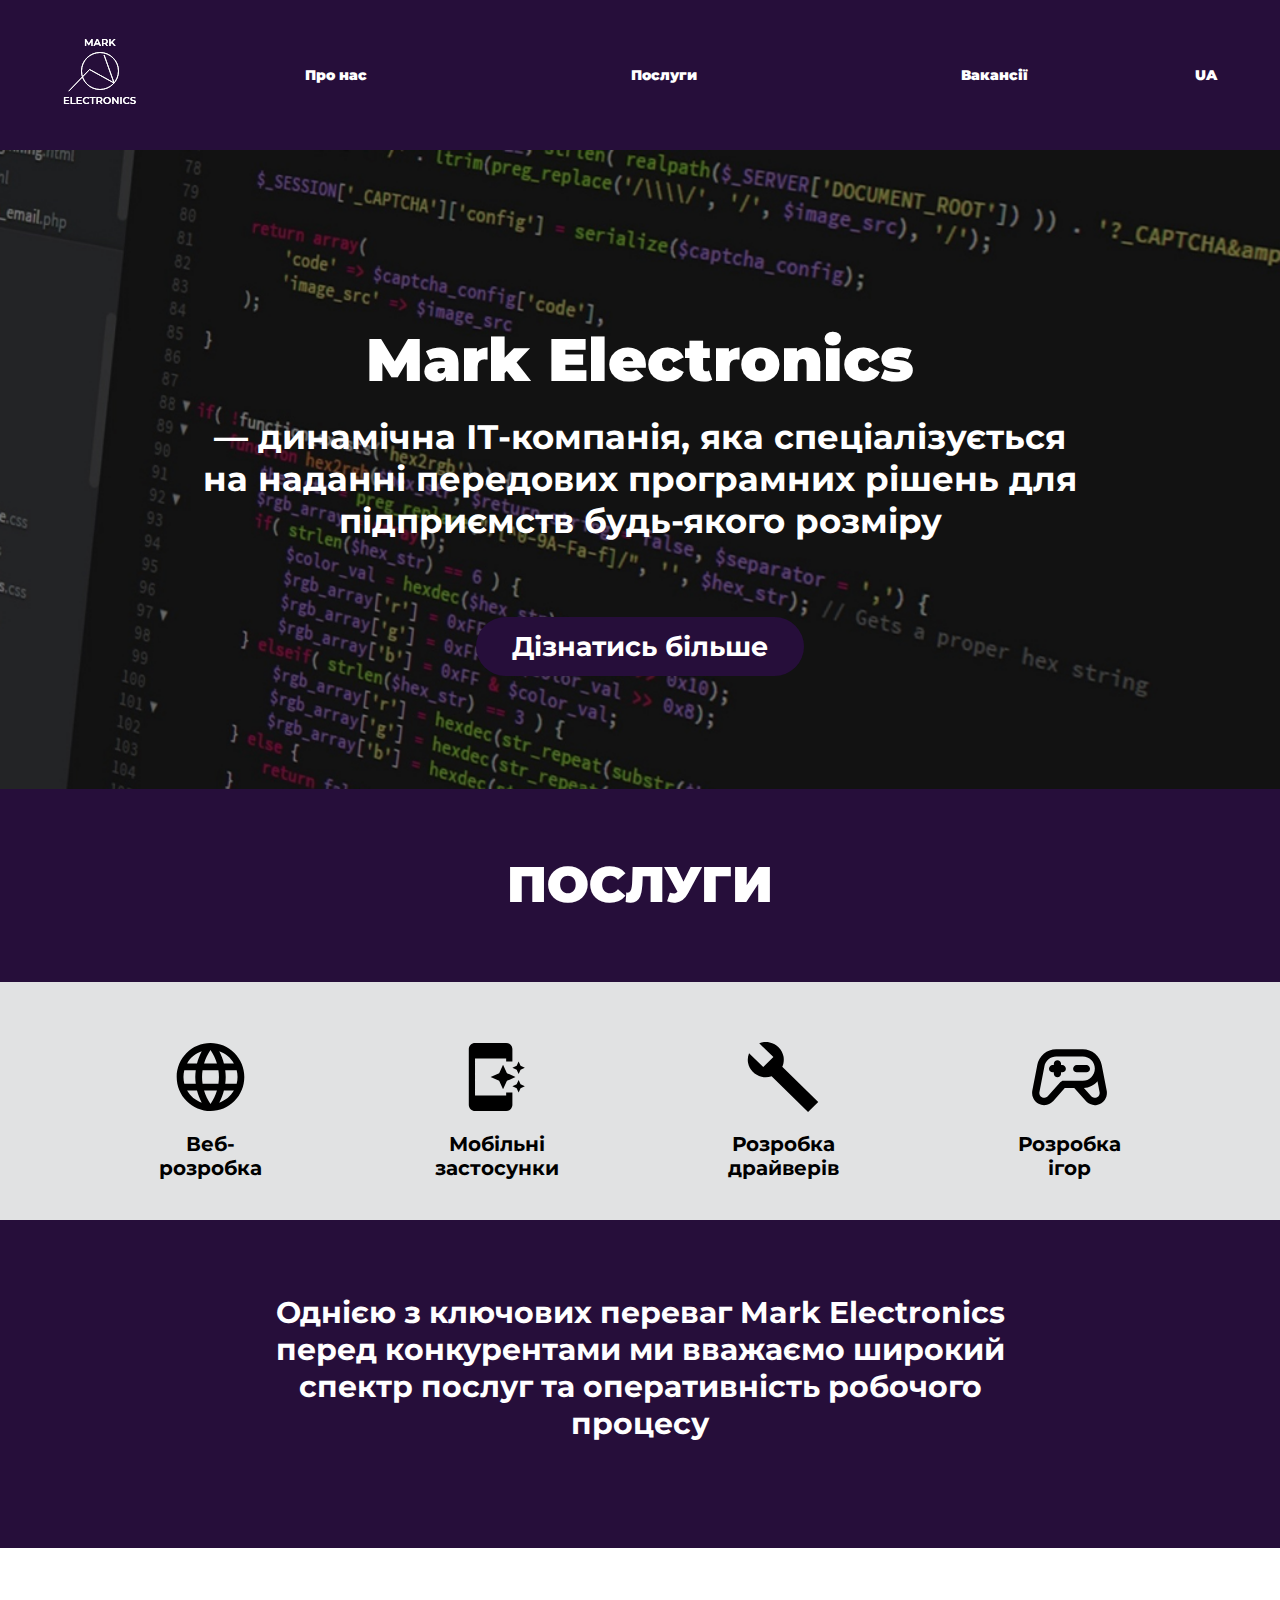
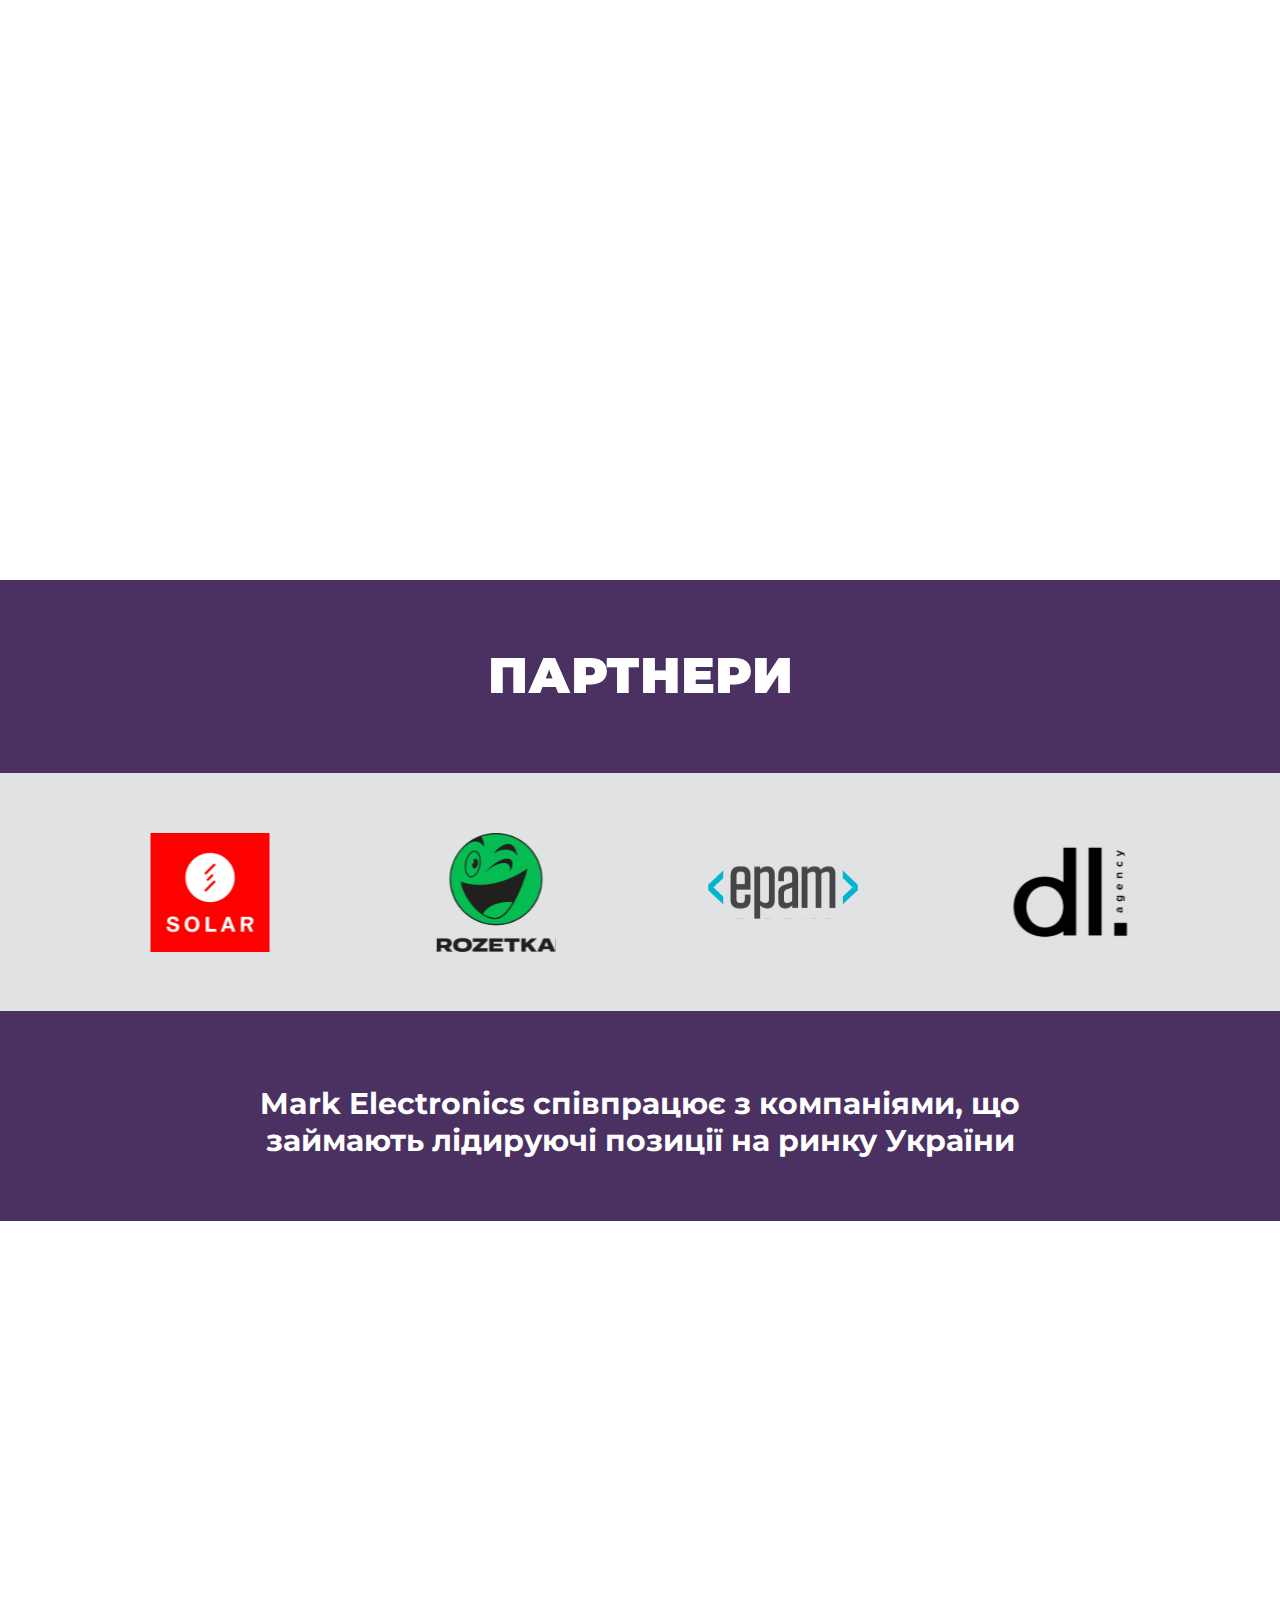
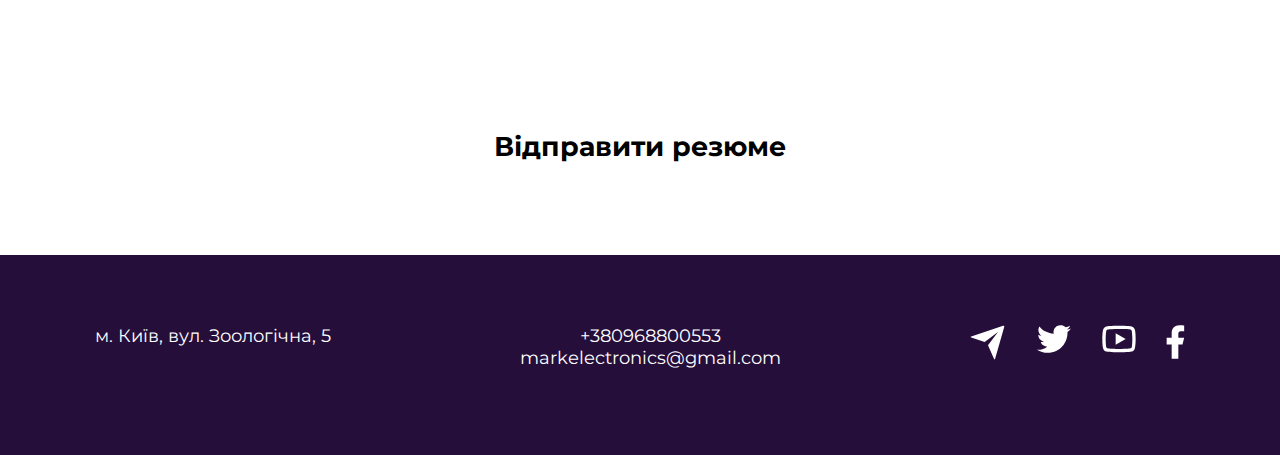
<file: index.html>
<!DOCTYPE html>
<html lang="ru">
<head>
    <meta charset="UTF-8">
    <meta http-equiv="X-UA-Compatible" content="IE=edge">
    <meta name="viewport" content="width=device-width, initial-scale=1.0">
    <title>Головна</title>
    <link rel="stylesheet" href="styles.css">
</head>
<body>
    <header>
       <a href="index.html" class="logo-href"><img class="logo" src="img/main-logo.svg" alt="logo"></a>
        <nav class="nav">
            <ul class="nav__links">
                <li><a href="about.html">Про нас</a></li>
                <li><a href="services.html">Послуги</a></li>
                <li><a href="vacancy.html">Вакансії</a></li>
            </ul>
            <div class="hamburger">
                <span class="bar"></span>
                <span class="bar"></span>
                <span class="bar"></span>
            </div>
        </nav>
        <a class="lang" href="#">UA</a>
    </header>
    
    <section class="main-section">
        <h1 class="title">Mark Electronics</h1>
        <div class="company-descr-div">
            <p class="company-descr">
                        — динамічна ІТ-компанія, яка спеціалізується на наданні передових програмних рішень для підприємств будь-якого розміру
            </p>
        </div>
        
        <a class="a-more" href="#"><button class="button-more">Дізнатись більше</button></a>
    </section>

    <section class="services-section">
        <h1 class="services-title">ПОСЛУГИ</h1>
        <div class="services-block">
            <div class="services-block-element"><img class="web" src="img/web-icon.svg" alt="web"><p class="services-block-element-text">Веб-розробка</p></div>
            <div class="services-block-element"><img class="mobile" src="img/mobile-icon.svg" alt="mobile"><p class="services-block-element-text">Мобільні застосунки</p></div>
            <div class="services-block-element"><img class="drivers" src="img/drivers-icon.svg" alt="drivers"><p class="services-block-element-text">Розробка драйверів</p></div>
            <div class="services-block-element"><img class="games" src="img/games-icon.svg" alt="games"><p class="services-block-element-text">Розробка ігор</p></div>
        </div>
        <div class="subtext-div">
            <p class="subtext">Однією з ключових переваг Mark Electronics перед конкурентами ми вважаємо широкий спектр послуг та оперативність робочого процесу</p>
        </div>
        
    </section>
    <section class="achievements-section">
        <h1 class="achievements-title">НАШІ ДОСЯГНЕННЯ</h1>
        <div class="achievements-block">
            <div class="achievements-block-element">
                <h5 class="achievements-subtitle">80+</h5>
                <p class="achievements-text">ЗАДОВОЛЕНИХ КЛІЄНТІВ</p>
            </div>
            <div class="achievements-block-element">
                <h5 class="achievements-subtitle">3</h5>
                <p class="achievements-text">РОКИ НА МІЖНАРОДНОМУ РИНКУ</p>
            </div>
            <div class="achievements-block-element">
                <h5 class="achievements-subtitle">~90</h5>
                <p class="achievements-text">ФАХІВЦІВ КОМПАНІЇ</p>
            </div>
            <div class="achievements-block-element">
                <h5 class="achievements-subtitle">ТОП-10</h5>
                <p class="achievements-text">IT-КОМПАНІЙ УКРАЇНИ</p>
            </div>
        </div>
    </section>

    <section class="partners-section">
         <h1 class="partners-title">ПАРТНЕРИ</h1>
        <div class="partners-block">
            <div class="partners-block-element"><img class="partner-icon" src="img/solar-icon.svg" alt="partner"></div>
            <div class="partners-block-element"><img class="partner-icon" src="img/rozetka-icon.svg" alt="partner"></div>
            <div class="partners-block-element"><img class="partner-icon" src="img/epam-icon.svg" alt="partner"></div>
            <div class="partners-block-element"><img class="partner-icon" src="img/dl-icon.svg" alt="partner"></div>
        </div>
        <div class="subtext-div">
            <p class="subtext">
                Mark Electronics співпрацює з компаніями, що займають лідируючі позиції на ринку України 
            </p>
        </div>
    </section>

    <section class="invite-section">
        <div class="invite-title-div">
            <h1 class="invite-title">ДОЛУЧАЙСЯ ДО НАШОЇ КОМАНДИ!</h1>
            <p class="invite-text">Працюй в компанії висококваліфікованих спеціалістів на міжнародному рівні</p>
        </div>
        
        <a class="a-invite" href="#"><button class="button-invite">Відправити резюме</button></a>
    </section>

    <footer>
        <div class="footer">
            <div class="address">м. Київ, вул. Зоологічна, 5</div>
            <div class="contacts">
                <p class="phone">+380968800553</p>
                <p class="mail">markelectronics@gmail.com</p>
            </div>
            <div class="social-networks">
                <div class="social-item"><img src="img/Vector (5).svg" alt="telegram"></div>
                <div class="social-item"><img src="img/Vector (6).svg" alt="twitter"></div>
                <div class="social-item"><img src="img/Vector (7).svg" alt="youtube"></div>
                <div class="social-item"><img src="img/Vector (8).svg" alt="facebook"></div>
            </div>
        </div>
    </footer>
    <script src="scripts/script.js"></script>
</body>
</html>
</file>
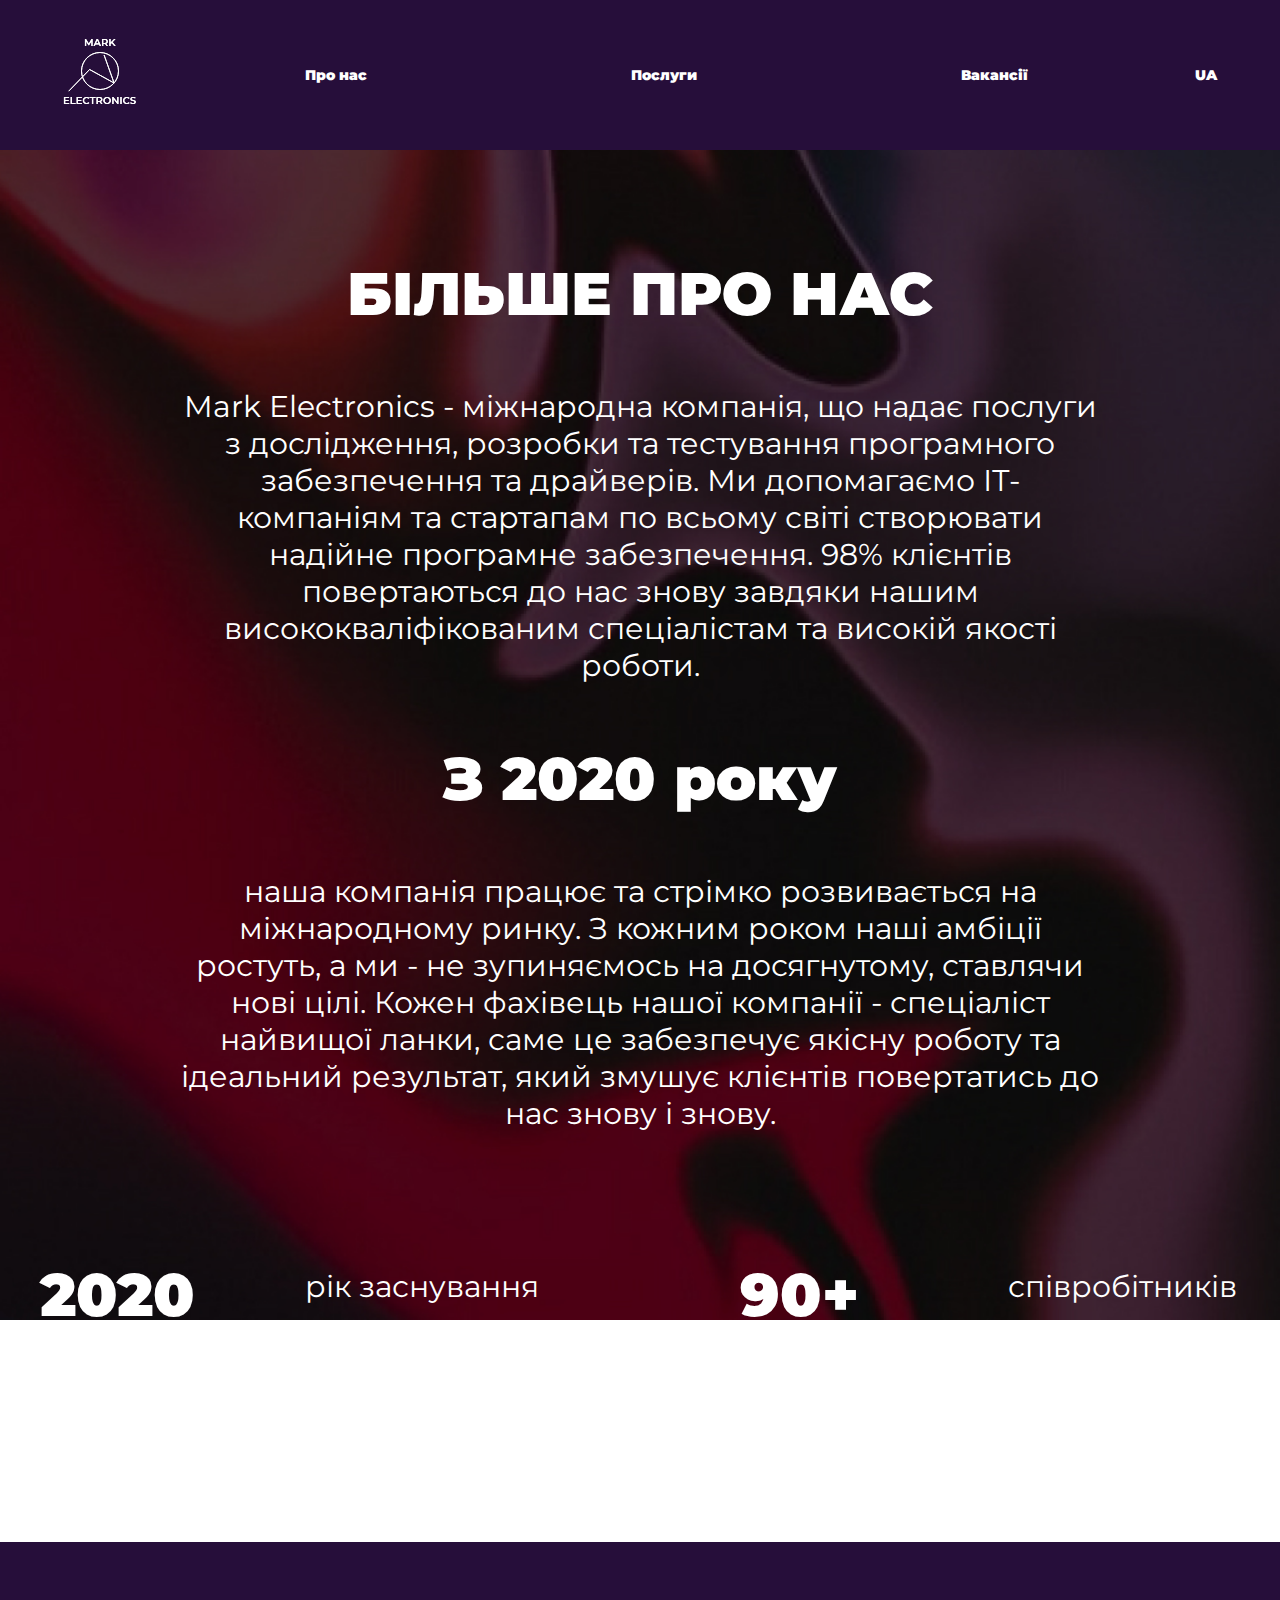
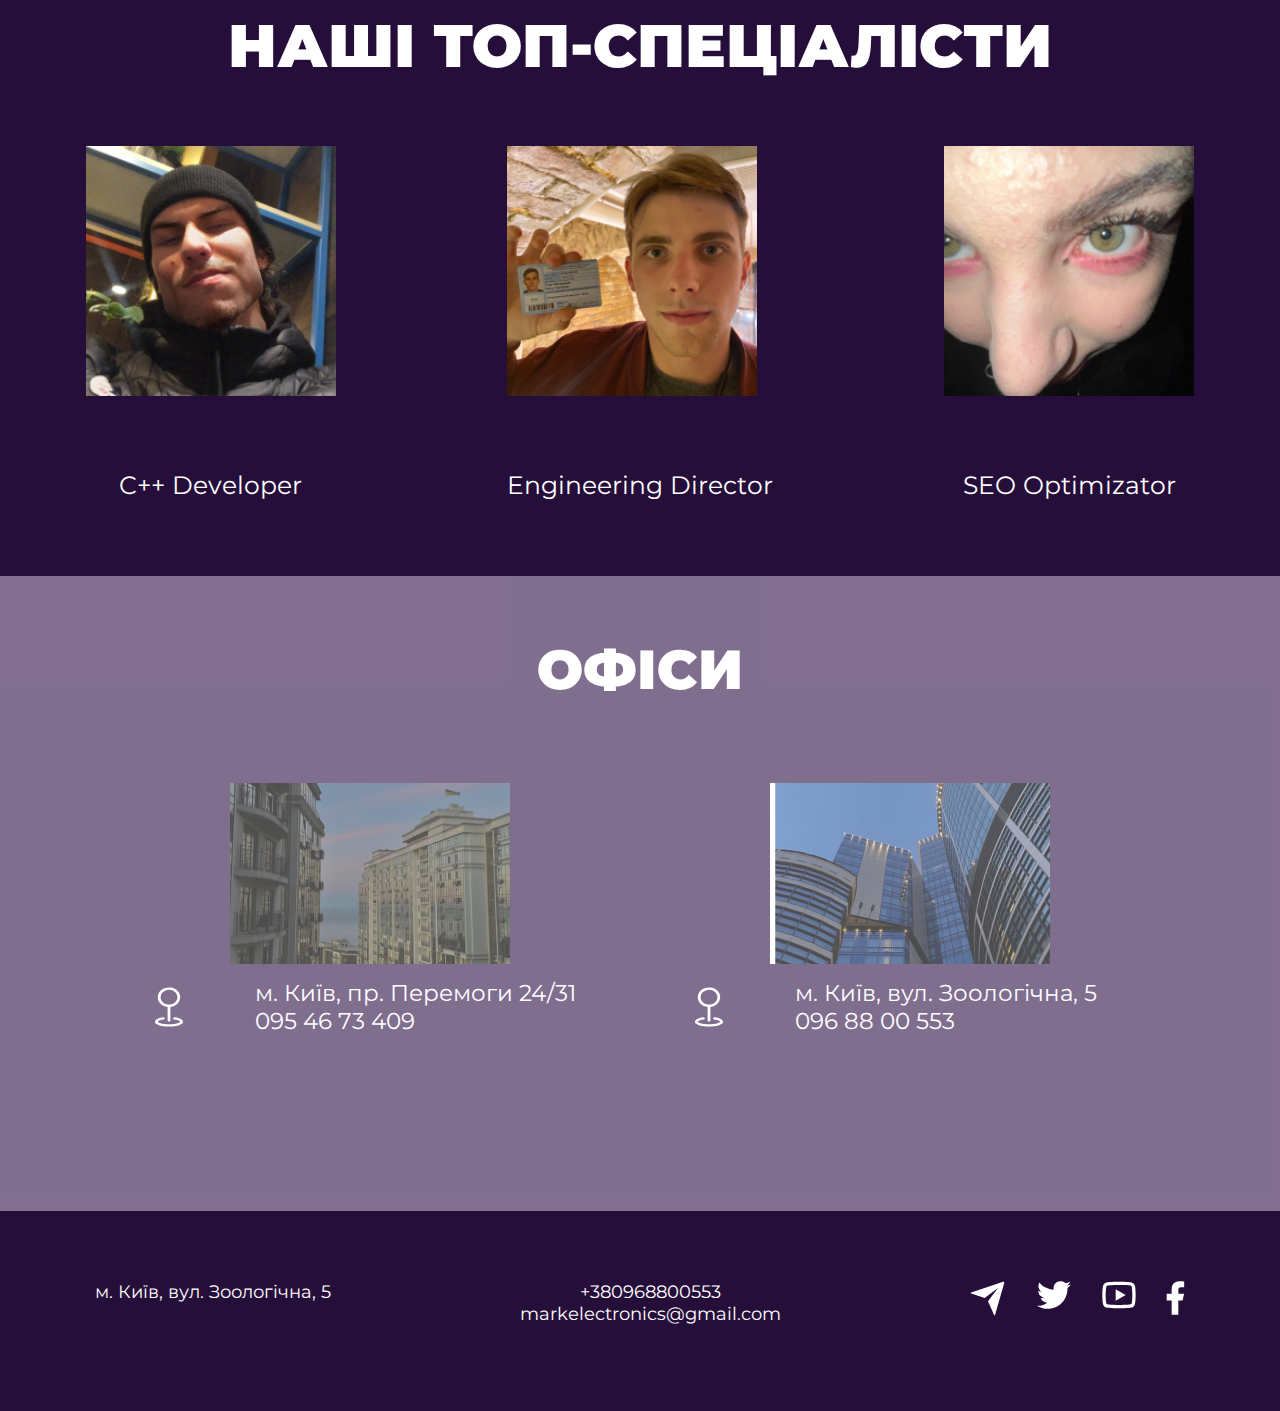
<file: about.html>
<!DOCTYPE html>
<html lang="en">
<head>
    <meta charset="UTF-8">
    <meta http-equiv="X-UA-Compatible" content="IE=edge">
    <meta name="viewport" content="width=device-width, initial-scale=1.0">
    <title>Про нас</title>
    <link rel="stylesheet" href="styles.css"
</head>
<body>
    <header>
       <a href="index.html" class="logo-href"><img class="logo" src="img/main-logo.svg" alt="logo"></a>
        <nav class="nav">
            <ul class="nav__links">
                <li><a href="about.html">Про нас</a></li>
                <li><a href="services.html">Послуги</a></li>
                <li><a href="vacancy.html">Вакансії</a></li>
            </ul>
            <div class="hamburger">
                <span class="bar"></span>
                <span class="bar"></span>
                <span class="bar"></span>
            </div>
        </nav>
        <a class="lang" href="#">UA</a>
    </header>
    <section class="section-main-about">
        <h1 class="main-about-title">БІЛЬШЕ ПРО НАС</h1>
        <p class="main-about-text">Mark Electronics - міжнародна компанія, що надає послуги з дослідження, розробки та тестування програмного забезпечення та драйверів. Ми допомагаємо ІТ-компаніям та стартапам по всьому світі створювати надійне програмне забезпечення. 98% клієнтів повертаються до нас знову завдяки нашим висококваліфікованим спеціалістам та високій якості роботи.</p>
        <h1 class="main-about-title">З 2020 року</h1>
        <p class="main-about-text">наша компанія працює та стрімко розвивається на міжнародному ринку. З кожним роком наші амбіції ростуть, а ми - не зупиняємось на досягнутому, ставлячи нові цілі. Кожен фахівець нашої компанії - спеціаліст найвищої ланки, саме це забезпечує якісну роботу та ідеальний результат, який змушує клієнтів повертатись до нас знову і знову.</p>
        <div class="main-about-block">
            <div class="main-about-block-element">
                <h1 class="main-element-header">2020</h1>
                <p class="main-element-text">рік заснування</p>
            </div>
            <div class="main-about-block-element">
                <h1 class="main-element-header">90+</h1>
                <p class="main-element-text">співробітників</p>

            </div>
            <div class="main-about-block-element">
                <h1 class="main-element-header">100+</h1>
                <p class="main-element-text">завершених проектів</p>

            </div>
            <div class="main-about-block-element">
                <h1 class="main-element-header">30+</h1>
                <p class="main-element-text">поточних проєктів</p>
            </div>

        </div>
    </section>
    <section class="top-section">
        <h1 class="top-title">НАШІ ТОП-СПЕЦІАЛІСТИ</h1>
        <div class="profs">
            <div class="prof">
                <img class="prof-img" src="img/pasha.png" alt="games">
                <p class="who-title">C++ Developer</p>
            </div>
            <div class="prof">
                <img class="prof-img" src="img/mark.png" alt="games">
                <p class="who-title">Engineering Director</p>
            </div>
            <div class="prof">
                <img class="prof-img" src="img/karina.png" alt="games">
                <p class="who-title">SEO Optimizator</p>
            </div>
        </div>
    </section>
    <section class="offices">
        <div class="offices-overlay">
            <h1 class="offices-title">ОФІСИ</h1>
            <div class="office-items">
                <div class="office-item">
                    <img class="office-img" src="img/first-office.jpg" alt="office">
                    <div class="office-descr">
                        <img class="office-icon" src="img/office-icon.svg" alt="office">
                        <p class="office-title">м. Київ, пр. Перемоги  24/31 095 46 73 409</p>
                    </div>
                    
                </div>
                <div class="office-item">
                    <img class="office-img" src="img/second-office.jpg" alt="office">
                    <div class="office-descr">
                        <img class="office-icon" src="img/office-icon.svg" alt="office">
                        <p class="office-title">м. Київ, вул. Зоологічна, 5 096 88 00 553</p>
                    </div>
                </div>
            </div>
            
        </div>
        
    </section>
    <footer>
        <div class="footer">
            <div class="address">м. Київ, вул. Зоологічна, 5</div>
            <div class="contacts">
                <p class="phone">+380968800553</p>
                <p class="mail">markelectronics@gmail.com</p>
            </div>
            <div class="social-networks">
                <div class="social-item"><img src="img/Vector (5).svg" alt="telegram"></div>
                <div class="social-item"><img src="img/Vector (6).svg" alt="twitter"></div>
                <div class="social-item"><img src="img/Vector (7).svg" alt="youtube"></div>
                <div class="social-item"><img src="img/Vector (8).svg" alt="facebook"></div>
            </div>
        </div>
    </footer>
    <script src="scripts/script.js"></script>
</body>
</html>
</file>
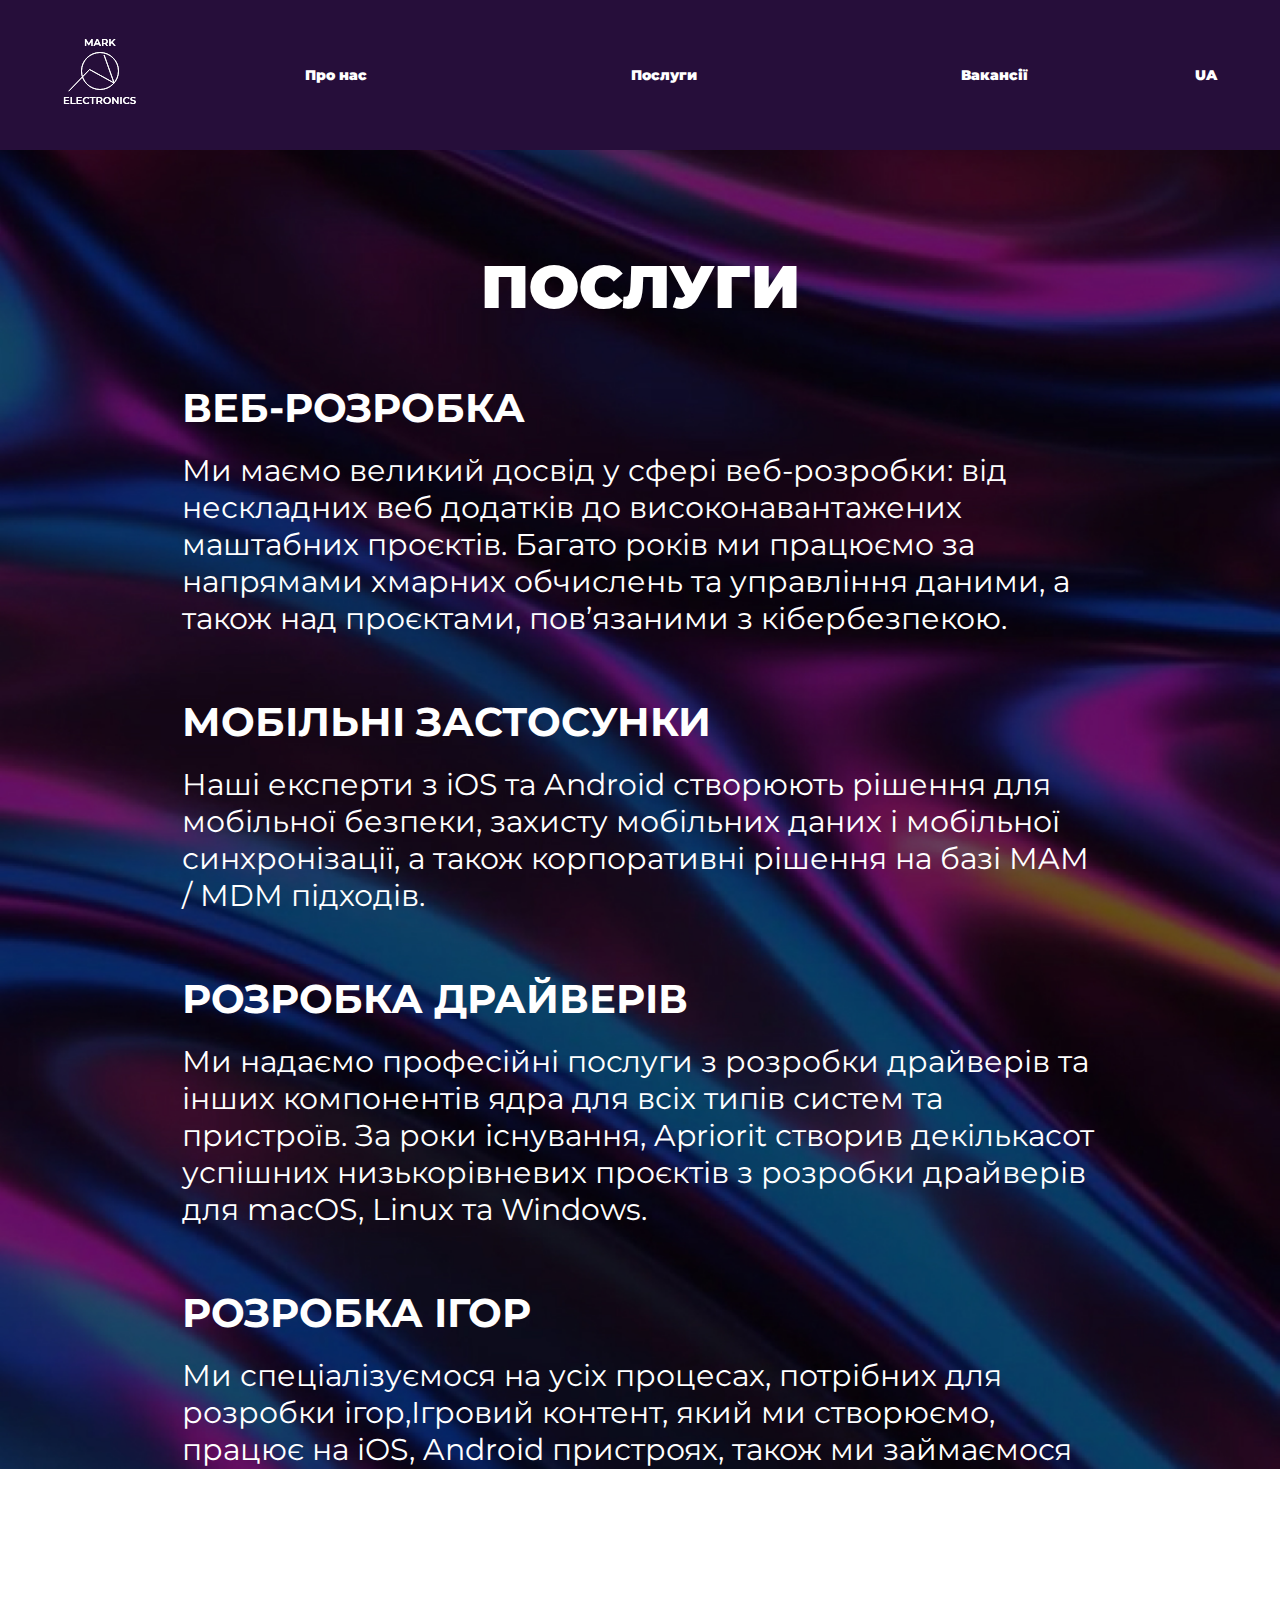
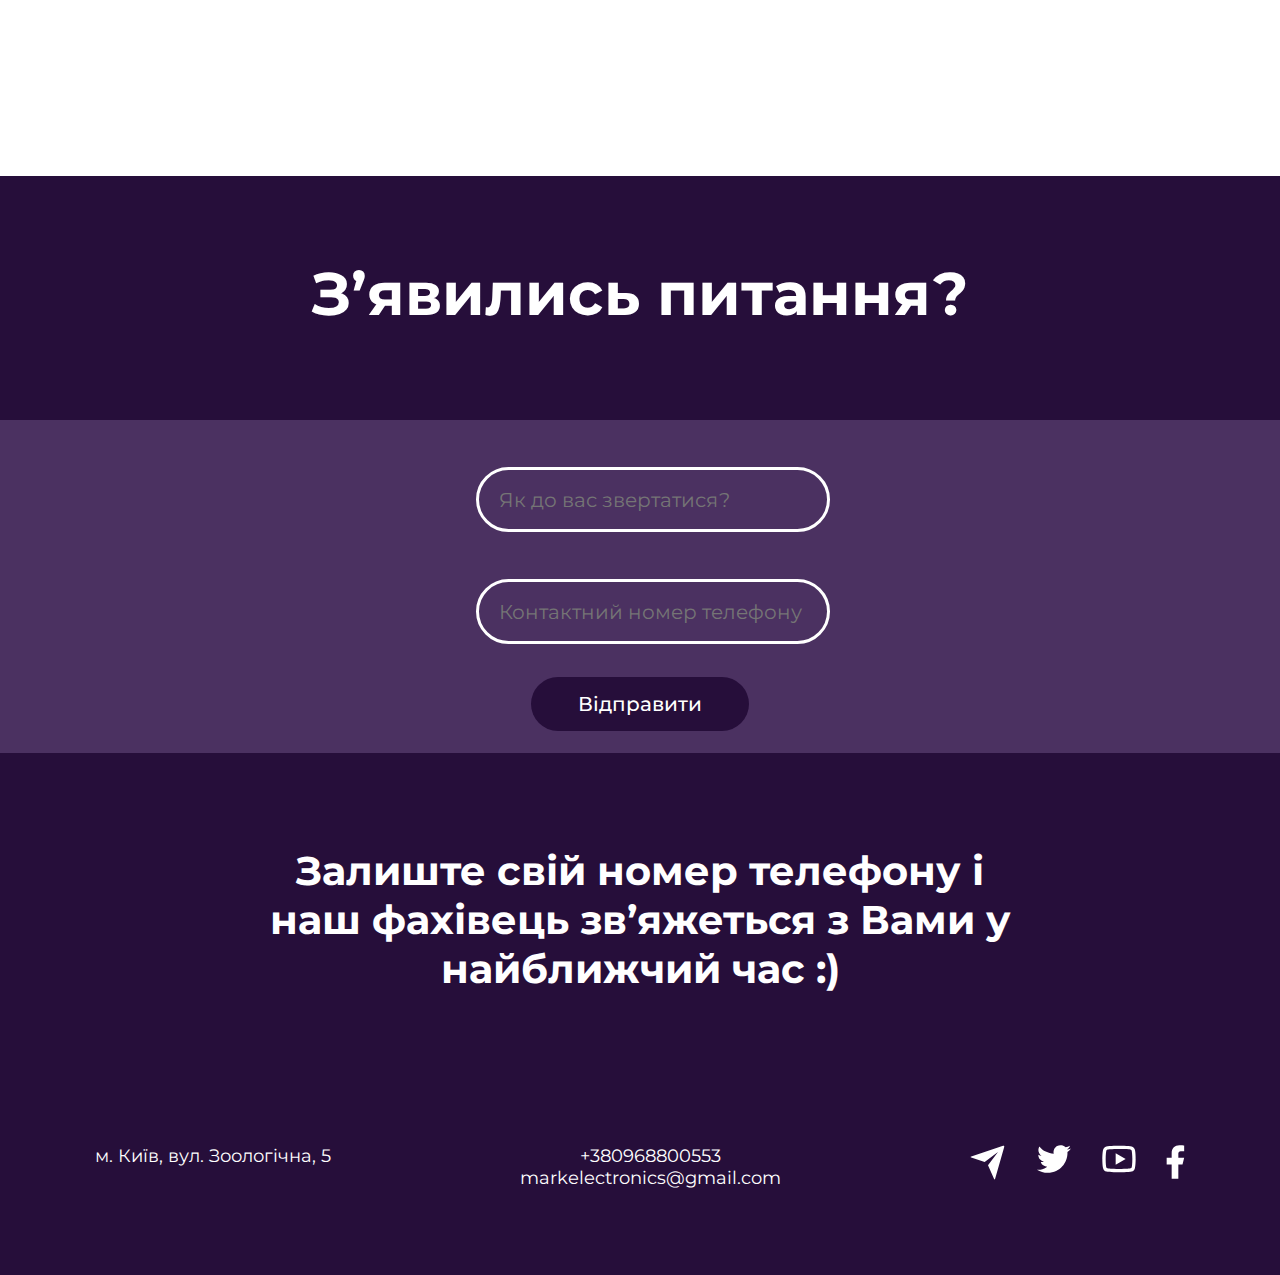
<file: services.html>
<!DOCTYPE html>
<html lang="en">
<head>
    <meta charset="UTF-8">
    <meta http-equiv="X-UA-Compatible" content="IE=edge">
    <meta name="viewport" content="width=device-width, initial-scale=1.0">
    <title>Послуги</title>
    <link rel="stylesheet" href="styles.css"
</head>
<body>
   <header>
       <a href="index.html" class="logo-href"><img class="logo" src="img/main-logo.svg" alt="logo"></a>
        <nav class="nav">
            <ul class="nav__links">
                <li><a href="about.html">Про нас</a></li>
                <li><a href="services.html">Послуги</a></li>
                <li><a href="vacancy.html">Вакансії</a></li>
            </ul>
            <div class="hamburger">
                <span class="bar"></span>
                <span class="bar"></span>
                <span class="bar"></span>
            </div>
        </nav>
        <a class="lang" href="#">UA</a>
    </header>
    <section class="main-services-section">
         <h1 class="main-services-title">ПОСЛУГИ</h1>
         <div class="main-services-block">
            <h2 class="main-services-subtitle">ВЕБ-РОЗРОБКА</h2>
        <p class="main-services-text">Ми маємо великий досвід у сфері веб-розробки: від нескладних веб додатків до високонавантажених маштабних проєктів. Багато років ми працюємо за напрямами хмарних обчислень та управління даними, а також над проєктами, пов’язаними з кібербезпекою.</p>
         </div>
         <div class="main-services-block">
            <h2 class="main-services-subtitle">МОБІЛЬНІ ЗАСТОСУНКИ</h2>
            <p class="main-services-text">Наші експерти з iOS та Android створюють рішення для мобільної безпеки, захисту мобільних даних і мобільної синхронізації, а також корпоративні рішення на базі MAM / MDM підходів.</p>
         </div>
         <div class="main-services-block">
            <h2 class="main-services-subtitle">РОЗРОБКА ДРАЙВЕРІВ</h2>
            <p class="main-services-text">Ми надаємо професійні послуги з розробки драйверів та інших компонентів ядра для всіх типів систем та пристроїв. За роки існування, Apriorit створив декількасот успішних низькорівневих проєктів з розробки драйверів для macOS, Linux та Windows.</p>
        </div>
        <div class="main-services-block">
            <h2 class="main-services-subtitle">РОЗРОБКА ІГОР</h2>
            <p class="main-services-text">Ми спеціалізуємося на усіх процесах, потрібних для розробки ігор,Ігровий контент, який ми створюємо, працює на iOS, Android пристроях, також ми займаємося реалізацією мультиплатформних додатків.  Для швидкої та безперебійної роботи програм використовуються Unity 3D, Firebase, JetBrains Rider.</p>
        </div>
    </section>
    <section class="qa-section">
        <h1 class="qa-title">З’явились питання?</h1>
        <div class="qa-form-block">
            <div class="qa-form-block-form">
                <form class="qa-form" action="vacancy.html">
                    <input class="input-form" type="text" id="name" name="fname" placeholder="Як до вас звертатися?">
                    <input class="input-form" type="tel" id="phone" name="fphone" placeholder="Контактний номер телефону">
                    <input class="qa-btn" type="submit" value="Відправити">
                </form>
            </div>
            
        </div>
        <div class="qa-text-block">
            <p class="qa-text">Залиште свій номер телефону і наш фахівець зв’яжеться з Вами у найближчий час :) </p>
        </div>
        
    </section>
     <footer>
        <div class="footer">
            <div class="address">м. Київ, вул. Зоологічна, 5</div>
            <div class="contacts">
                <p class="phone">+380968800553</p>
                <p class="mail">markelectronics@gmail.com</p>
            </div>
            <div class="social-networks">
                <div class="social-item"><img src="img/Vector (5).svg" alt="telegram"></div>
                <div class="social-item"><img src="img/Vector (6).svg" alt="twitter"></div>
                <div class="social-item"><img src="img/Vector (7).svg" alt="youtube"></div>
                <div class="social-item"><img src="img/Vector (8).svg" alt="facebook"></div>
            </div>
        </div>
    </footer>
    <script src="scripts/script.js"></script>
</body>
</html>
</file>
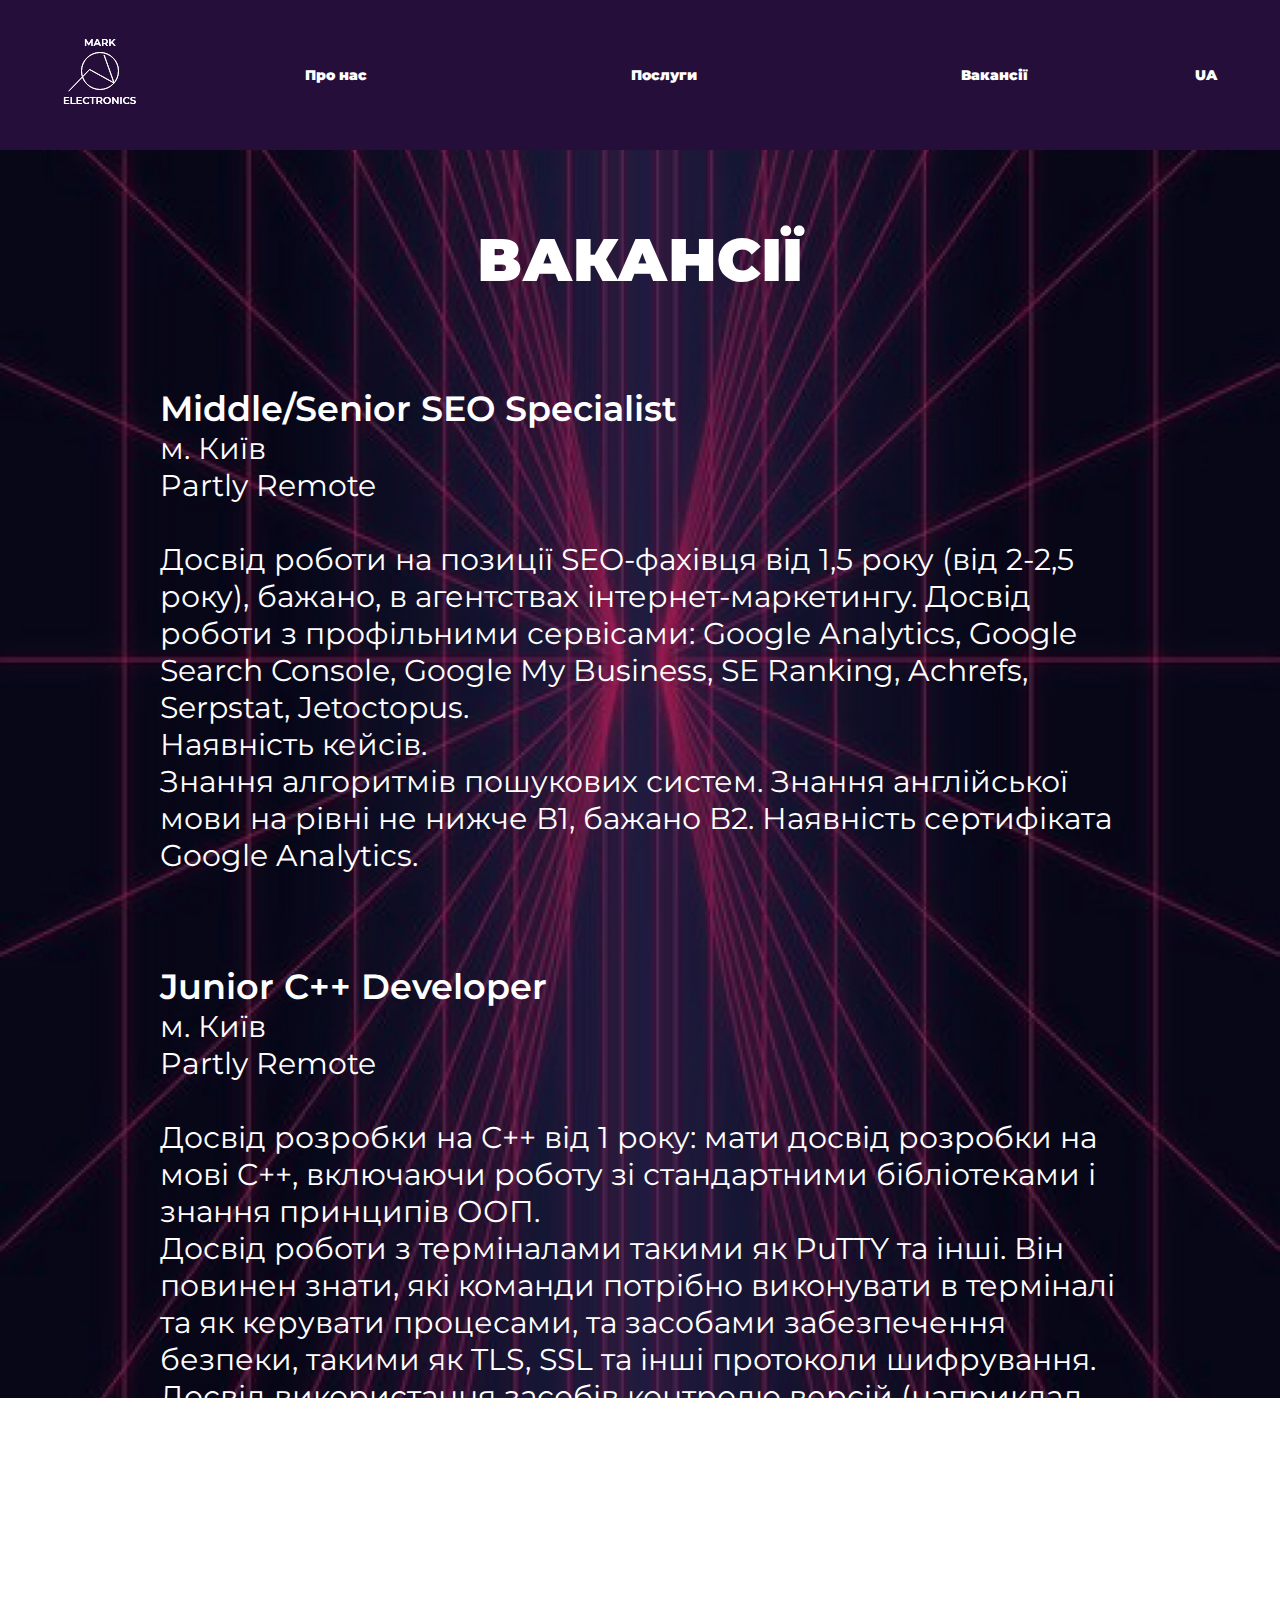
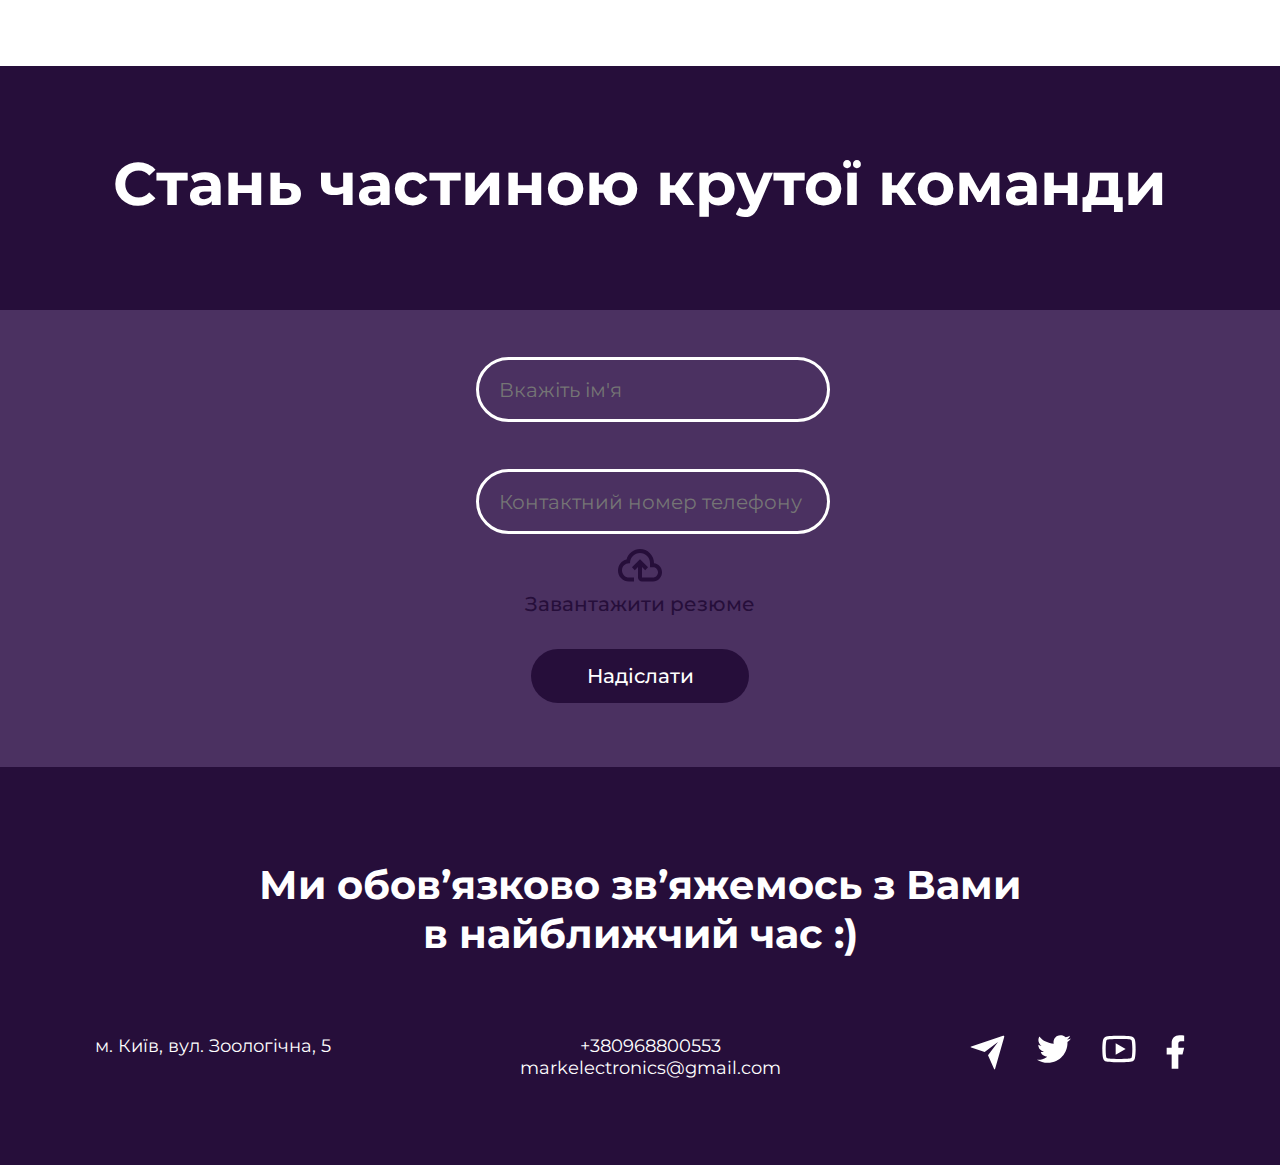
<file: vacancy.html>
<!DOCTYPE html>
<html lang="en">
<head>
    <meta charset="UTF-8">
    <meta http-equiv="X-UA-Compatible" content="IE=edge">
    <meta name="viewport" content="width=device-width, initial-scale=1.0">
    <title>Вакансії</title>
    <link rel="stylesheet" href="styles.css"
</head>
<body>
    <header>
       <a href="index.html" class="logo-href"><img class="logo" src="img/main-logo.svg" alt="logo"></a>
        <nav class="nav">
            <ul class="nav__links">
                <li><a href="about.html">Про нас</a></li>
                <li><a href="services.html">Послуги</a></li>
                <li><a href="vacancy.html">Вакансії</a></li>
            </ul>
            <div class="hamburger">
                <span class="bar"></span>
                <span class="bar"></span>
                <span class="bar"></span>
            </div>
        </nav>
        <a class="lang" href="#">UA</a>
    </header>
    <section class="main-vacancy-section">
         <h1 class="main-vacancy-title">ВАКАНСІЇ</h1>
         <div class="main-vacancy-block">
            <h2 class="main-vacancy-subtitle">Middle/Senior SEO Specialist</h2>
            <p class="vacancy-descr">
                м. Київ
                <br>
                Partly Remote
                <br><br>
                Досвід роботи на позиції SEO-фахівця від 1,5 року (від 2-2,5 року), бажано, в агентствах інтернет-маркетингу.
                Досвід роботи з профільними сервісами: Google Analytics, Google Search Console, Google My Business, SE Ranking, Achrefs, Serpstat, Jetoctopus.
                <br>
                Наявність кейсів.
                <br>
                Знання алгоритмів пошукових систем.
                Знання англійської мови на рівні не нижче В1, бажано В2.
                Наявність сертифіката Google Analytics.

            </p>
         </div>
         <div class="main-vacancy-block">
            <h2 class="main-vacancy-subtitle">Junior C++ Developer</h2>
            <p class="vacancy-descr">
                м. Київ
                <br>
                Partly Remote
                <br><br>
                Досвід розробки на C++ від 1 року: мати досвід розробки на мові C++, включаючи роботу зі стандартними бібліотеками і знання принципів ООП.
                <br>
                Досвід роботи з терміналами такими як PuTTY та інші. Він повинен знати, які команди потрібно виконувати в терміналі та як керувати процесами, та засобами забезпечення безпеки, такими як TLS, SSL та інші протоколи шифрування.
                <br>
                Досвід використання засобів контролю версій (наприклад, Git).
                <br>
                Знання англійської мови на рівні, що дозволяє читати та розуміти технічну документацію
            </p>
         </div>
    </section>
    <section class="job-section">
        <h1 class="job-title">Стань частиною крутої команди</h1>
        <div class="job-form-block">
            <div class="job-form-block-form">
                <form class="job-form" action="vacancy.html">
                    <input class="input-form" type="text" id="name" name="fname" placeholder="Вкажіть ім'я">
                    <input class="input-form" type="tel" id="phone" name="fphone" placeholder="Контактний номер телефону">
                    <a href="#">
                        <img class="upload-img" src="img/job-icon.svg" alt="upload">
                        <p class="upload-text">Завантажити резюме</p>
                    </a>
                    <input class="job-btn" type="submit" value="Надіслати">
                </form>
            </div>
            
        </div>
        <div class="job-text-block">
            <p class="job-text">Ми обов’язково зв’яжемось з Вами в найближчий час :)</p>
        </div>
        
    </section>
     <footer>
        <div class="footer">
            <div class="address">м. Київ, вул. Зоологічна, 5</div>
            <div class="contacts">
                <p class="phone">+380968800553</p>
                <p class="mail">markelectronics@gmail.com</p>
            </div>
            <div class="social-networks">
                <div class="social-item"><img src="img/Vector (5).svg" alt="telegram"></div>
                <div class="social-item"><img src="img/Vector (6).svg" alt="twitter"></div>
                <div class="social-item"><img src="img/Vector (7).svg" alt="youtube"></div>
                <div class="social-item"><img src="img/Vector (8).svg" alt="facebook"></div>
            </div>
        </div>
    </footer>
    <script src="scripts/script.js"></script>
</body>
</html>
</file>
<file: styles.css>
@import url('https://fonts.googleapis.com/css?family=Montserrat:900');
@import url('https://fonts.googleapis.com/css?family=Montserrat:700');
@import url('https://fonts.googleapis.com/css?family=Montserrat:600');
@import url('https://fonts.googleapis.com/css?family=Montserrat:500');
@import url('https://fonts.googleapis.com/css?family=Montserrat:400');

* {
    box-sizing: border-box;
    margin: 0;
    padding: 0;
}

.hamburger {
    display: none;
    cursor: pointer;
}

.bar {
    display: block;
    width: 25px;
    height: 3px;
    margin: 5px auto;
    -webkit-transition: all 0.3s ease-in-out;
    background-color: #FFFFFF;
}

input {
    all:unset;
}

li, a {
    font-family: "Montserrat", sans-serif;
    font-weight: 900;
    font-size: 14px;
    color: #FFFFFF;
    text-decoration: none;
}

header {
    height: 150px;
    background-color: #260E3A;
    display: flex;
    justify-content: space-evenly;
    align-items: center;
    padding: 30px 2%;
}

.logo {
    cursor: pointer;
}

.nav__links {
    list-style: none;
}

.nav__links li {
    display: inline-block;
    padding: 0px 130px;
}

.nav__links li a {
    transition: all 0.3s ease 0s;
}

.nav__links li a:hover {
    color: #808080
}

.main-section {
    height: 639px;
    background-image: url(img/main-bg.jpg);
    background-size: cover;
    padding-top: 173px;
}

.title {
    font-family: "Montserrat", sans-serif;
    font-weight: 900;
    font-size: 60px;
    color: #FFFFFF;
    text-decoration: none;
    text-align: center;

}

.company-descr-div {
    width: 900px;
    margin: 0 auto;
    margin-top: 20px;
}

.company-descr {
    font-family: "Montserrat", sans-serif;
    font-weight: 700;
    font-size: 34px;
    color: #FFFFFF;
    text-decoration: none;
    text-align: center;
}


.button-more {
    display: block;
    margin: 0 auto;
    margin-top: 75px;
    font-family: "Montserrat", sans-serif;
    font-weight: 700;
    font-size: 27px;
    color: #FFFFFF;
    text-decoration: none;
    width: 328px;
    height: 59px;
    background-color: #260E3A;
    border: none;
    border-radius: 50px;
    cursor: pointer;
    transition: all 0.3s ease 0s;
}

.button-more:hover {
    color: #808080
}

.services-section {
    height: 759px;
    background-color: #260E3A;
    padding-top: 65px
}

.services-title {
    font-family: "Montserrat", sans-serif;
    font-weight: 900;
    font-size: 50px;
    color: #FFFFFF;
    text-decoration: none;
    text-align: center;
}

.services-block {
    margin-top: 67px;
    background-color: #E1E2E3;
    width: 100%;
    height: 238px;
    display: flex;
    justify-content: space-evenly;
    padding-top: 60px;
}

.subtext-div {
    width: 800px;
    margin: 0 auto;
    margin-top: 74px;
}

.subtext {
    font-family: "Montserrat", sans-serif;
    font-weight: 700;
    font-size: 30px;
    color: #FFFFFF;
    text-decoration: none;
    text-align: center;
}

.services-block-element {
    width: 151px;
}

.services-block-element-text {
    font-family: "Montserrat", sans-serif;
    font-weight: 700;
    font-size: 20px;
    color: #000000;
    text-decoration: none;
    text-align: center;
    margin-top: 20px;
}

.web, .mobile, .drivers, .games {
    display: block;
    margin-left: auto;
    margin-right: auto;
    width: 50%;
    height: 70px;
}

.achievements-section {
    height: 632px;
    background: url(img/achieve-bg.jpg) no-repeat center center fixed;
    background-size: cover;
    padding-top: 72px;
}

.achievements-title {
    font-family: "Montserrat", sans-serif;
    font-weight: 900;
    font-size: 50px;
    color: #FFFFFF;
    text-decoration: none;
    text-align: center;
}

.achievements-block {
    display: flex;
    flex-wrap: wrap;
    justify-content: space-between;
}

.achievements-block-element {
    width: 500px;
    margin-top: 120px;
}

.achievements-subtitle {
    font-family: "Montserrat", sans-serif;
    font-weight: 700;
    font-size: 50px;
    color: #FFFFFF;
    text-decoration: none;
    text-align: center;
}

.achievements-text {
    font-family: "Montserrat", sans-serif;
    font-weight: 700;
    font-size: 25px;
    color: #FFFFFF;
    text-decoration: none;
    text-align: center;
}

.partners-section {
    height: 641px;
    background-color: #4B3161;
    padding-top: 65px
}

.partners-title {
    font-family: "Montserrat", sans-serif;
    font-weight: 900;
    font-size: 50px;
    color: #FFFFFF;
    text-decoration: none;
    text-align: center;
}

.partners-block {
    margin-top: 67px;
    background-color: #E1E2E3;
    width: 100%;
    height: 238px;
    display: flex;
    justify-content: space-evenly;
    padding-top: 60px;
}

.partners-block-element {
    width: 151px;
    height: 238px;
}

.partners-block-element-text {
    font-family: "Montserrat", sans-serif;
    font-weight: 700;
    font-size: 20px;
    color: #000000;
    text-decoration: none;
    text-align: center;
    margin-top: 20px;
}

.partner-icon {
    width: 150px;
    height: 50%;
}

.invite-section {
    height: 634px;
    background: url(img/invite-bg.jpg) no-repeat center center fixed;
    background-size: cover;
    padding-top: 91px;
}
.invite-title-div {
    width: 1100px;
    margin-left: auto;
    margin-right: auto;
}
.invite-title {
    font-family: "Montserrat", sans-serif;
    font-weight: 900;
    font-size: 100px;
    color: #FFFFFF;
    text-decoration: none;
    text-align: left;
}

.invite-text-div {
    width: 1000px;
    margin-left: auto;
    margin-right: auto;
}

.invite-text {
    font-family: "Montserrat", sans-serif;
    font-weight: 600;
    font-size: 35px;
    color: #FFFFFF;
    text-decoration: none;
    text-align: left;
}

.button-invite {
    display: block;
    margin: 0 auto;
    margin-top: 75px;
    font-family: "Montserrat", sans-serif;
    font-weight: 700;
    font-size: 27px;
    color: #000000;
    text-decoration: none;
    width: 328px;
    height: 59px;
    background-color: #FFFFFF;
    border: none;
    border-radius: 50px;
    cursor: pointer;
    transition: all 0.3s ease 0s;
}

.button-invite:hover {
    color: #808080
}

.footer {
    background-color: #260E3A;
    display: flex;
    justify-content: space-around;
    padding-top: 70px;
    height: 200px;
}

.address, .phone, .mail {
    font-family: "Montserrat", sans-serif;
    font-weight: 400;
    font-size: 18px;
    color: #FFFFFF;
    text-decoration: none;
    text-align: center;
}


.social-networks {
    width: 215px;
    display: flex;
    justify-content: space-between;
}

.section-main-about {
    height: 1392px;
    background: url(img/about-bg.jpg) no-repeat center center fixed;
    background-size: cover;
    padding-top: 49px;
}

.main-about-title {
    font-family: "Montserrat", sans-serif;
    font-weight: 900;
    font-size: 60px;
    color: #FFFFFF;
    text-decoration: none;
    text-align: center;
    margin-top: 58px;
}

.main-about-text {
    font-family: "Montserrat", sans-serif;
    font-weight: 400;
    font-size: 30px;
    color: #FFFFFF;
    text-decoration: none;
    display: block;
    margin-left: auto;
    margin-right: auto;
    text-align: center;
    margin-top: 58px;
    width: 920px;
}

.main-about-block {
    margin-top: 46px;
    display: flex;
    flex-wrap: wrap;
    justify-content: space-between;
    margin-left: auto;
    margin-right: auto;
    width: 1200px;
}

.main-about-block-element {
    width: 500px;
    margin-top: 80px;
}

.main-element-header {
    font-family: "Montserrat", sans-serif;
    font-weight: 900;
    font-size: 60px;
    color: #FFFFFF;
    text-decoration: none;
    text-align: center;
    display: inline-block;

}

.main-element-text {
    font-family: "Montserrat", sans-serif;
    font-weight: 400;
    font-size: 30px;
    color: #FFFFFF;
    text-decoration: none;
    text-align: center;
    width: 236px;
    float: right;
    margin-top: 10px;
}

.top-section {
    height: 634px;
    background-color: #260E3A;
    padding-top: 67px;
}

.top-title {
    font-family: "Montserrat", sans-serif;
    font-weight: 900;
    font-size: 60px;
    color: #FFFFFF;
    text-decoration: none;
    text-align: center;
}

.profs {
    margin-top: 64px;
    display: flex;
    justify-content: space-around;
}

.who-title {
    font-family: "Montserrat", sans-serif;
    font-weight: 400;
    font-size: 25px;
    color: #FFFFFF;
    text-decoration: none;
    text-align: center;
    margin-top: 70px;
}

.prof-img {
    height: 250px;
    width: 250px;
}

.offices {
    height: 635px;
    width: 100%;
    background: url(img/office-bg.jpg) no-repeat center center fixed;
    background-size: cover;
}

.offices-overlay {
    width: 100%;
    height: 100%;
    background-color: #4B3161;
    opacity: 0.7;
    padding-top: 60px;
}

.offices-title {
    font-family: "Montserrat", sans-serif;
    font-weight: 900;
    font-size: 55px;
    color: #FFFFFF;
    text-decoration: none;
    text-align: center;
}

.office-items {
    display: flex;
    justify-content: space-between;
    width: 970px;
    margin-left: auto;
    margin-right: auto;
    margin-top: 80px;
}

.office-item {
    width: 430px;
}

.office-title {
    font-family: "Montserrat", sans-serif;
    font-weight: 400;
    font-size: 23px;
    color: #FFFFFF;
    text-decoration: none;
    text-align: left;
    width: 330px;
}

.office-descr {
    margin-top: 15px;
    display: flex;
    justify-content: space-between;
}

.office-img {
    width: 280px;
    height: 181px;
    display: block;
    margin-left: auto;
    margin-right: auto;
}

.office-icon {
    display: block;
}


.main-services-section {
    height: 1626px;
    background: url(img/services-main-bg.jpg) no-repeat center center fixed;
    background-size: cover;
    padding-top: 100px;
}

.main-services-block {
    width: 916px;
    margin-left: auto;
    margin-right: auto;
}

.main-services-title {
    font-family: "Montserrat", sans-serif;
    font-weight: 900;
    font-size: 60px;
    color: #FFFFFF;
    text-decoration: none;
    text-align: center;
}

.main-services-subtitle {
    font-family: "Montserrat", sans-serif;
    font-weight: 700;
    font-size: 40px;
    color: #FFFFFF;
    text-decoration: none;
    text-align: left;
    margin-top: 60px;
}

.main-services-text {
    font-family: "Montserrat", sans-serif;
    font-weight: 400;
    font-size: 30px;
    color: #FFFFFF;
    text-decoration: none;
    text-align: left;
    margin-top: 20px;
}

.qa-section {
    height: 899px;
    background-color: #260E3A;
    padding-top: 81px;
}

.qa-title {
    font-family: "Montserrat", sans-serif;
    font-weight: 700;
    font-size: 60px;
    color: #FFFFFF;
    text-decoration: none;
    text-align: center;
}

.qa-form-block {
    margin-top: 90px;
    background-color: #4B3161;
    width: 100%;
    height: 333px;
}

.qa-text-block {
    margin-top: 93px;
    width: 777px;
    margin-left: auto;
    margin-right: auto;
}

.qa-text {
    font-family: "Montserrat", sans-serif;
    font-weight: 700;
    font-size: 40px;
    color: #FFFFFF;
    text-decoration: none;
    text-align: center;
}

.qa-form-block-form {
    width: 328px;
    margin-left: auto;
    margin-right: auto;
}

.input-form {
    width: 328px;
    height:59px;
    border-radius: 50px;
    margin-top: 47px;
    border-color: #FFFFFF;
    background-color: #4B3161;
    border-width: 3px;
    padding-left: 20px;
    text-align: left;
    color:#FFFFFF;
    font-family: "Montserrat", sans-serif;
    font-weight: 400;
    font-size: 20px;
    border-style: solid;
}

.input-form:focus {
    background-color: #260E3A;
    border-color: #FFFFFF;
}

.input-form ::placeholder {
    text-align: center;
    color: #FFFFFF;
    font-family: "Montserrat", sans-serif;
    font-weight: 400;
    font-size: 20px;
    color: #FFFFFF;
    text-decoration: none;
    text-align: center;
}

.qa-btn {
    width: 218px;
    height: 54px;
    margin-top: 33px;
    margin-left: auto;
    margin-right: auto;
    background-color: #260E3A;
    text-align: center;
    font-family: "Montserrat", sans-serif;
    font-weight: 500;
    font-size: 20px;
    color: #FFFFFF;
    text-decoration: none;
    border-radius: 50px;
    display: block;
    cursor: pointer;
}

.main-vacancy-section {
    height: 1516px;
    background: url(img/vac-bg.jpg) no-repeat center center fixed;
    background-size: cover;
    padding-top: 73px;

}

.main-vacancy-title {
    font-family: "Montserrat", sans-serif;
    font-weight: 900;
    font-size: 60px;
    color: #FFFFFF;
    text-decoration: none;
    text-align: center;
}

.main-vacancy-block {
    margin-top: 91px;
    width: 960px;
    margin-left: auto;
    margin-right: auto;
}

.main-vacancy-subtitle {
    font-family: "Montserrat", sans-serif;
    font-weight: 600;
    font-size: 35px;
    color: #FFFFFF;
    text-decoration: none;
    text-align: left;
}

.vacancy-descr {
    font-family: "Montserrat", sans-serif;
    font-weight: 400;
    font-size: 30px;
    color: #FFFFFF;
    text-decoration: none;
    text-align: left;
}


.job-section {
    height: 899px;
    background-color: #260E3A;
    padding-top: 81px;
}

.job-title {
    font-family: "Montserrat", sans-serif;
    font-weight: 700;
    font-size: 60px;
    color: #FFFFFF;
    text-decoration: none;
    text-align: center;
}

.job-form-block {
    margin-top: 90px;
    background-color: #4B3161;
    width: 100%;
    height: 457px;
}

.job-text-block {
    margin-top: 93px;
    width: 777px;
    margin-left: auto;
    margin-right: auto;
}

.job-text {
    font-family: "Montserrat", sans-serif;
    font-weight: 700;
    font-size: 40px;
    color: #FFFFFF;
    text-decoration: none;
    text-align: center;
}

.job-form-block-form {
    width: 328px;
    margin-left: auto;
    margin-right: auto;
}

.job-btn {
    width: 218px;
    height: 54px;
    margin-top: 33px;
    margin-left: auto;
    margin-right: auto;
    background-color: #260E3A;
    text-align: center;
    font-family: "Montserrat", sans-serif;
    font-weight: 500;
    font-size: 20px;
    color: #FFFFFF;
    text-decoration: none;
    border-radius: 50px;
    display: block;
    cursor: pointer;
}

.upload-text {
    font-family: "Montserrat", sans-serif;
    font-weight: 500;
    font-size: 20px;
    color: #260E3A;
    text-decoration: none;
    text-align: center;
    margin-top: 10px;
}

.upload-img {
    display: block;
    margin-top: 15px;
    margin-left: auto;
    margin-right: auto;
}


@media screen and (max-width: 1100px) {
    .invite-title-div {
        width: 900px;
    }
    .invite-title {
        font-size: 50px;
    }

    .nav__links li {
    display: inline-block;
    padding: 0px 40px;
    }
    .company-descr-div {
        width: 500px;
    }

    .button-more {
        margin-top: 40px;
    }

    .achievements-block-element {
        width: 300px;
        margin-top: 60px;
    }
    .subtext-div {
        width: 500px;
    }
    .subtext {
        font-size: 20px;
    }
    .invite-title-div {
        width: 500px;
    }

    .nav {
        width: 500px;
    }

    .offices {
        height: 800px;
    }

    .office-items {
        display: flex;
        flex-wrap: wrap;
        flex-direction: column;
        width: 400px;
    }

    .office-item {
        width: 400px;
    }

    .top-section {
        height: 1500px;
    }

    .office-title {
        font-size: 20px;
    }

    .profs {
        display: flex;
        flex-wrap: wrap;
        flex-direction: column;
        width: 250px;
        margin-left: auto;
        margin-right: auto;
    }

    .who-title{
        margin-top: 20px;
    }

    .prof-img {
        margin-top: 30px;
    }

    .top-title {
        font-size: 30px;
    }

    .section-main-about {
        height: 1300px;
    }

    .main-about-title {
        font-size: 40px;
    }

    .main-about-text {
        width: 600px;
        font-size: 20px;
    }

    .main-about-block {
        display: flex;
        flex-wrap: wrap;
    }

    .main-about-block-element {
        width: 300px;
    }

    .main-element-header {
        display: block;
    }

    .main-about-block {
        max-width: 100%;
    }

    .main-services-block {
        width: 100%
    }
    .qa-text-block {
        width: 100%;
    }

    .main-vacancy-block {
        width: 760px;
    }
    .job-section {
        height: 1200px;
    }
    .job-text-block {
        width: 100%;
    }
}

@media screen and (max-width: 768px) {

    .nav {
        display: flex;
    }
    
    .hamburger {
        display: block;
        margin-left: auto;
    }

    .hamburger.active .bar:nth-child(2) {
        opacity: 0;
    }
    .hamburger.active .bar:nth-child(1) {
        transform: translateY(8px) rotate(45deg);
    }
    .hamburger.active .bar:nth-child(3) {
        transform: translateY(-8px) rotate(-45deg);
    }
    .nav__links {
        position: fixed;
        left: -100%;
        top: 70px;
        gap: 0;
        flex-direction: column;
        background-color: #260E3A;
        width: 100%;
        text-align: center;
        transition: 0.3s;
    }

    .nav__links li {
        margin: 16px 0;
    }
    .nav__links.active {
        left: 0;
    }

    .footer {
        height: 400px;
        display: flex;
        flex-direction: column;
        flex-wrap: wrap;
    }

    .button-invite {
        width: 250px;
        font-size: 20px;
    }

    .invite-title {
        font-size: 30px;
    }
    .invite-text {
        font-size: 20px;
    }
    .invite-title-div {
        width: 300px;
    }

    .subtext-div {
        width: 300px;
        font-size: 20px;
    }

    .partners-block {
        height: 600px;
        display: flex;
        flex-wrap: wrap;
    }

    .achievements-section {
        height: 900px;
    }
    .achievements-title {
        font-size: 30px;
    }
    .partners-section {
        height: 1000px;
    }

    .services-section {
         height: 1100px;
    }

    .services-block {
        height: 600px;
        display: flex;
        flex-wrap: wrap;
    }

    .main-section {
        height: 800px;
    }

    .company-descr-div {
        width: 300px;
    }
    .title {
        font-size: 35px;
    }

    .button-more {
        width: 300px;
        font-size: 20px;
    }

    .social-networks {
        margin-left: auto;
        margin-right: auto;
    }

    .offices {
        height: 800px;
    }

    .office-items {
        display: flex;
        flex-wrap: wrap;
        flex-direction: column;
        width: 300px;
    }

    .office-item {
        width: 300px;
    }

    .top-section {
        height: 1500px;
    }

    .office-title {
        font-size: 20px;
    }

    .profs {
        display: flex;
        flex-wrap: wrap;
        flex-direction: column;
        width: 250px;
        margin-left: auto;
        margin-right: auto;
    }

    .who-title{
        margin-top: 20px;
    }

    .prof-img {
        margin-top: 30px;
    }

    .top-title {
        font-size: 30px;
    }

    .section-main-about {
        height: 2200px;
    }

    .main-about-title {
        font-size: 40px;
    }

    .main-about-text {
        width: 300px;
        font-size: 20px;
    }

    .main-about-block {
        display: flex;
        flex-wrap: wrap;
        flex-direction: column;
    }

    .main-about-block-element {
        width: 300px;
    }

    .main-element-header {
        display: block;
    }

    .main-about-block {
        max-width: 100%;
    }

    .qa-text-block {
        width: 300px
    }
    .qa-text {
        font-size: 30px;
    }
    .qa-form-block-form {
        width: 250px;
    }
    .input-form {
        width: 250px;
    }

    .qa-title {
        font-size: 40px;
    }

    .main-services-section {
        height: 3200px;
    }

    .main-services-title {
        font-size: 40px;
    }
    .main-services-block {
        width: 100%;
    }
    .job-section {
        height: 1900px;
    }
    .job-text-block {
        width: 100%;
    }
    .job-form-block-form {
        width: 300px;

    }
    .job-title {
        font-size: 40px;
    }
    .main-vacancy-title {
        font-size: 45px;
    }
    .main-vacancy-block {
        width: 100%;
    }
    .main-vacancy-section {
        height: 2900px;
    }

    header .lang {
        display: none;
    }

    header {
        height: 90px;
    };

}
</file>
